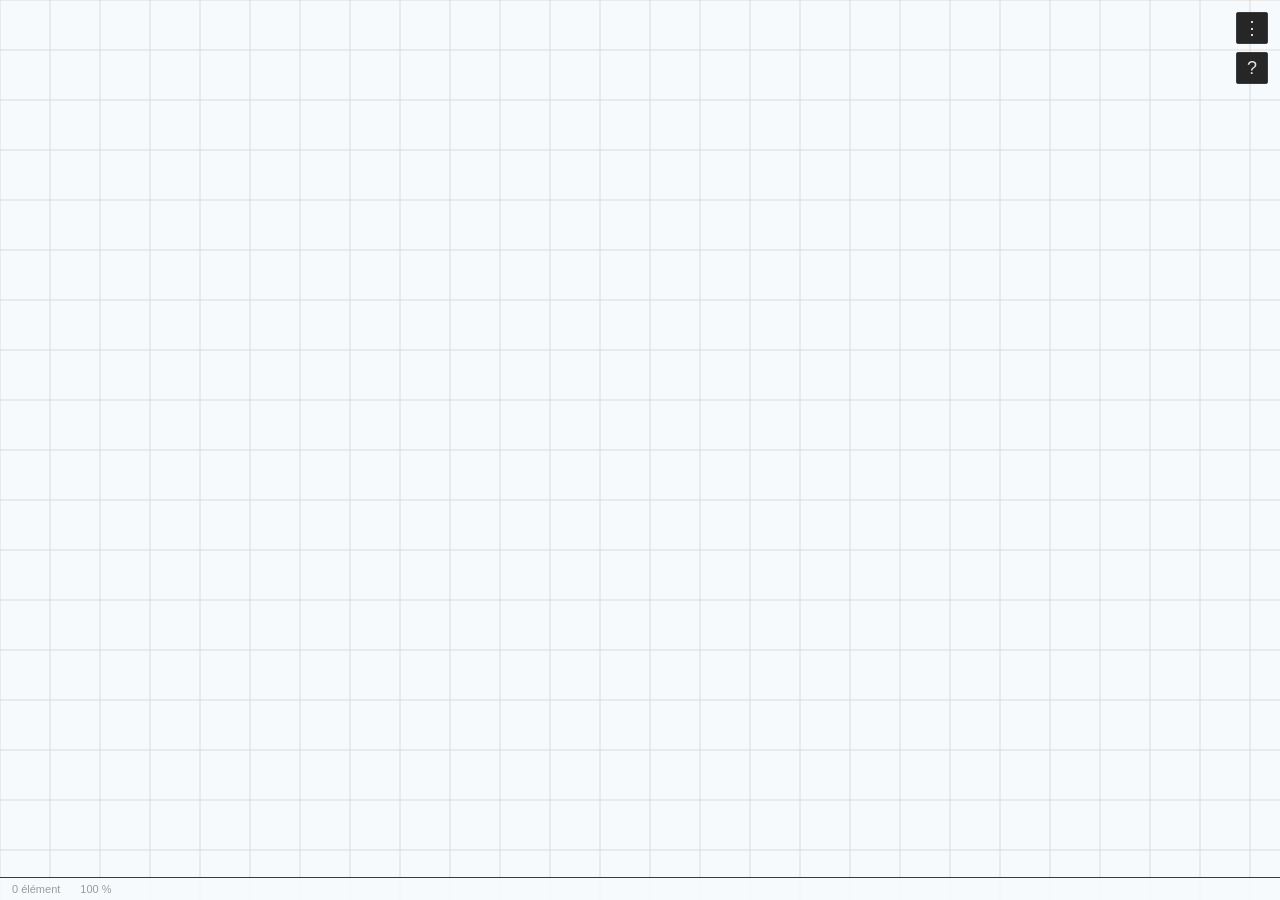
<file: frontend/index.html>
<!DOCTYPE html>
<html lang="fr">
<head>
    <meta charset="UTF-8">
    <meta name="viewport" content="width=device-width, initial-scale=1.0">
    <title>Reference Manager</title>
    <link rel="stylesheet" href="css/style.css">
    <script defer src="js/api.js"></script>
    <script defer src="js/text-layout.js"></script>
    <script defer src="js/canvas.js"></script>
    <script defer src="js/viewport.js"></script>
    <script defer src="js/state.js"></script>
    <script defer src="js/actions.js"></script>
    <script defer src="js/transform.js"></script>
    <script defer src="js/pointer.js"></script>
    <script defer src="js/pointer-commit.js"></script>
    <script defer src="js/view.js"></script>
    <script defer src="js/shortcuts.js"></script>
    <script defer src="js/text-edit.js"></script>
    <script defer src="js/context-menu.js"></script>
    <script defer src="js/status-bar.js"></script>
    <script defer src="js/help.js"></script>
    <script defer src="js/selection-toolbar.js"></script>
    <!-- main.js en dernier : il dessine la première frame, tout doit être défini avant -->
    <script defer src="js/main.js"></script>
</head>
<body>
    <input type="file" id="upload-input" hidden>
    <canvas id="canvas"></canvas>
    <textarea id="text-editor" class="text-editor hidden" spellcheck="false"></textarea>

    <ul id="context-menu" class="context-menu hidden">
        <li data-action="edit-text" data-scope="texte">Éditer le texte<span class="shortcut">double-clic</span></li>
        <li data-action="flip-horizontal" data-scope="image">Symétrie horizontale</li>
        <li data-action="flip-vertical" data-scope="image">Symétrie verticale</li>
        <li data-action="scale-up" data-scope="selection">Agrandir<span class="shortcut">Ctrl +</span></li>
        <li data-action="scale-down" data-scope="selection">Réduire<span class="shortcut">Ctrl −</span></li>
        <li data-action="delete" data-scope="selection">Supprimer<span class="shortcut">Suppr</span></li>
        <li data-action="upload" data-scope="canvas">Importer une image</li>
        <li data-action="text" data-scope="canvas">Ajouter un texte</li>
        <li data-action="select-all" data-scope="canvas">Tout sélectionner<span class="shortcut">Ctrl A</span></li>
    </ul>

    <div id="status-bar" class="status-bar">
        <span id="status-elements">0 élément</span>
        <span id="status-zoom">100 %</span>
        <span id="status-selection"></span>
    </div>

    <button id="help-button" class="icon-button" title="Aide et raccourcis (?)">?</button>
    <div id="help-panel" class="help-panel hidden"></div>
    <div id="selection-toolbar" class="selection-toolbar hidden"></div>

    <button id="settings-button" class="icon-button" title="Paramètres du canevas (N)">⋮</button>
    <div id="settings-panel" class="settings-panel hidden">
        <p class="settings-title">Canevas</p>
        <button class="settings-action" data-action="import">Importer une image</button>
        <button class="settings-action" data-action="new-canvas" disabled>Nouveau canevas<span class="badge">à venir</span></button>
        <button class="settings-action" data-action="switch-canvas" disabled>Changer de canevas<span class="badge">à venir</span></button>
        <button class="settings-action" data-action="rename-canvas" disabled>Renommer le canevas<span class="badge">à venir</span></button>
        <button class="settings-action" data-action="storage-folder" disabled>Dossier de stockage<span class="badge">à venir</span></button>
        <button class="settings-action" data-action="export" disabled>Exporter en image<span class="badge">à venir</span></button>

        <p class="settings-title">Affichage</p>
        <label class="settings-option">
            <input type="checkbox" id="dark-mode-toggle">
            Mode sombre
        </label>
        <label class="settings-option">
            <input type="checkbox" id="grid-toggle" checked>
            Grille
        </label>
        <label class="settings-option">
            <input type="checkbox" id="snap-toggle">
            Magnétisme
        </label>
        <button class="settings-action" data-action="zoom-fit">Ajuster à la vue<span class="shortcut">Maj 1</span></button>
        <button class="settings-action" data-action="zoom-reset">Zoom 100 %<span class="shortcut">Maj 0</span></button>
        <button class="settings-action" data-action="minimap" disabled>Minimap<span class="badge">à venir</span></button>

        <p class="settings-title">Performance</p>
        <button class="settings-action" data-action="viewport-loading" disabled>Chargement par viewport<span class="badge">à venir</span></button>
        <button class="settings-action" data-action="thumbnails" disabled>Miniatures (LOD)<span class="badge">à venir</span></button>
    </div>
</body>
</html>
</file>
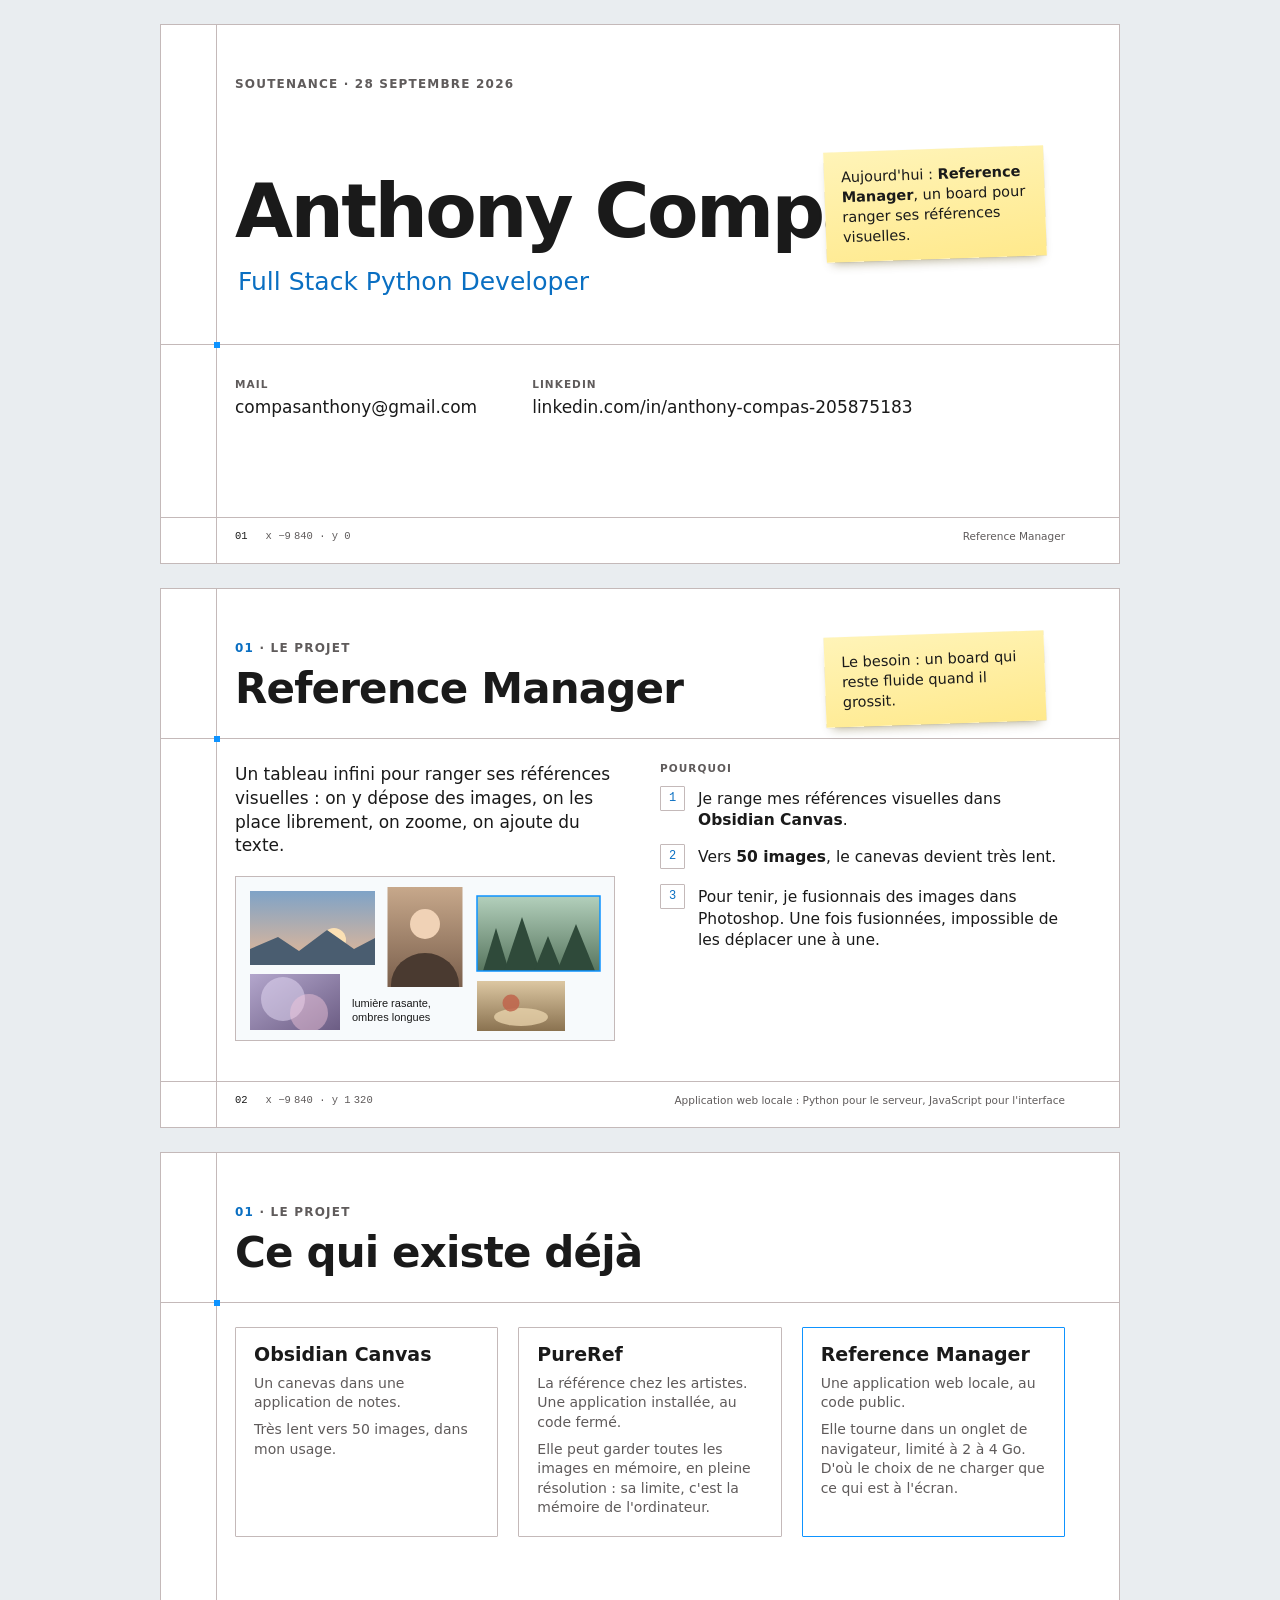
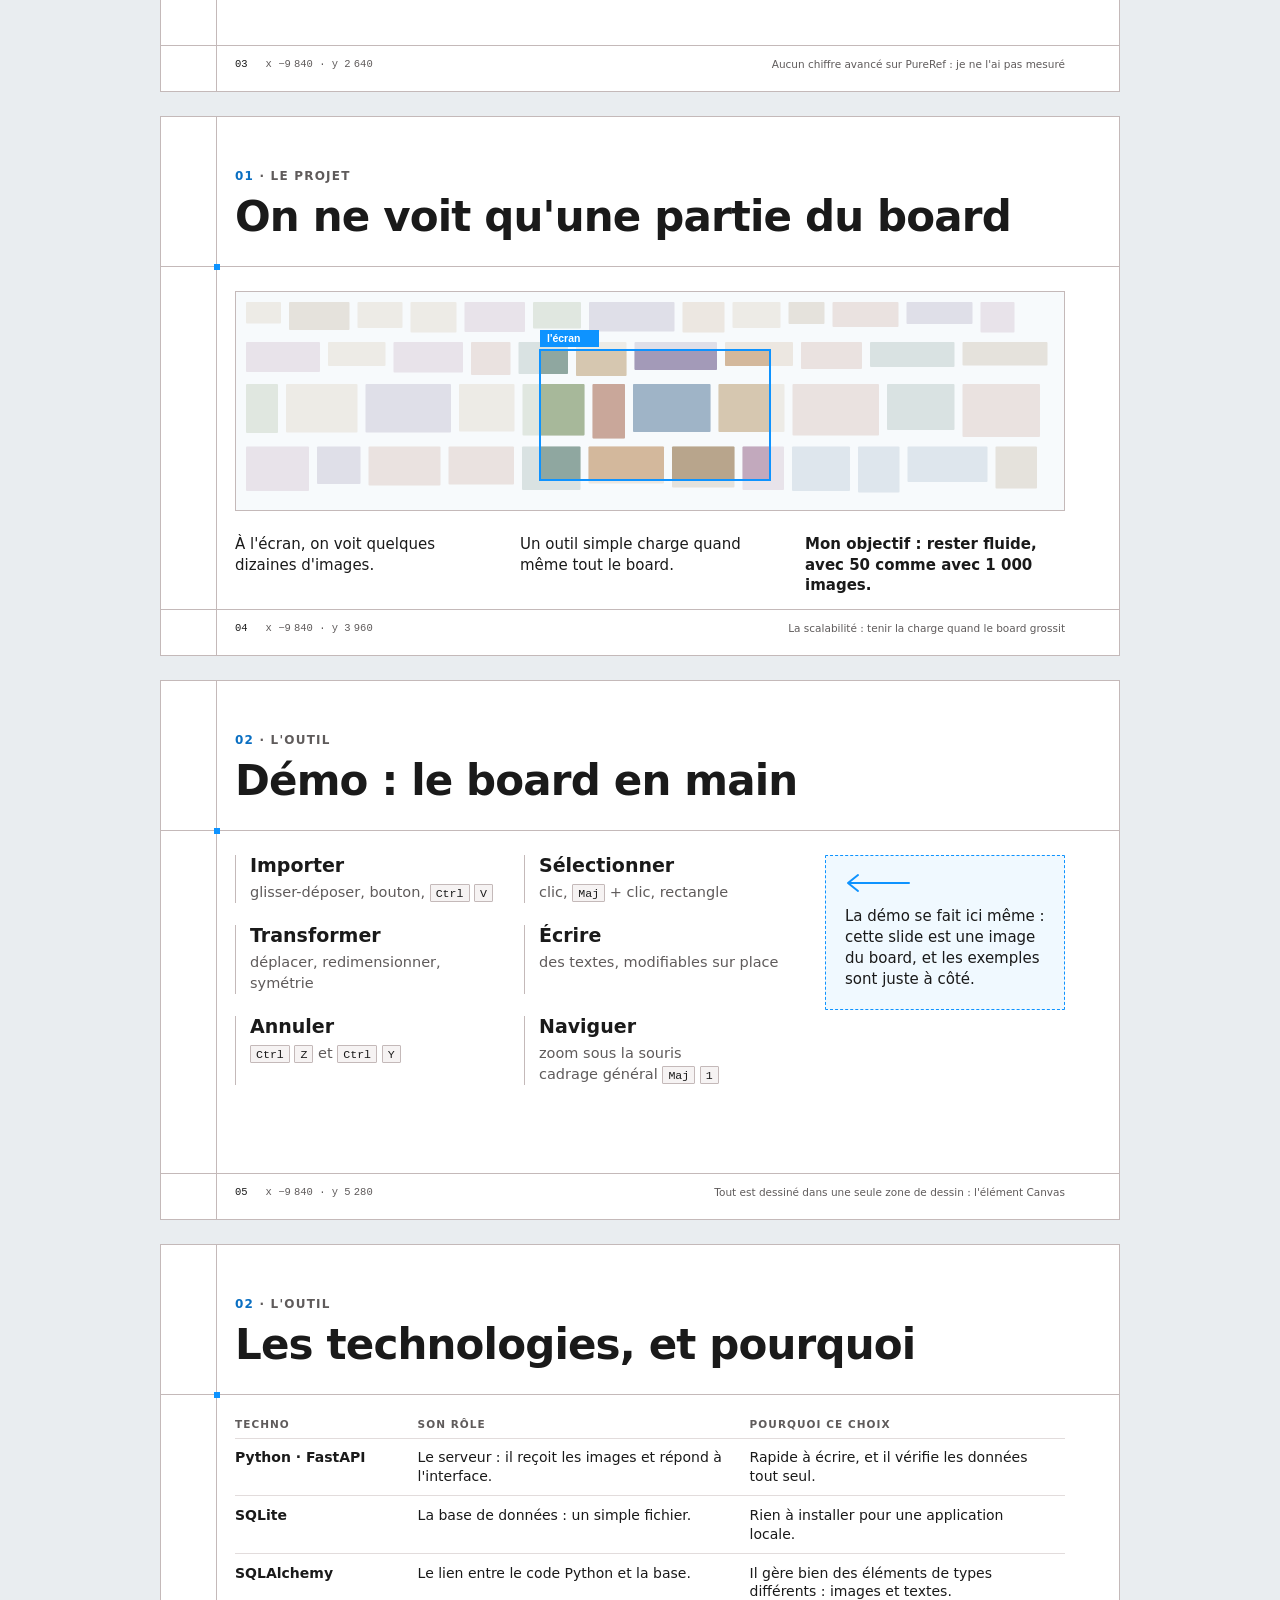
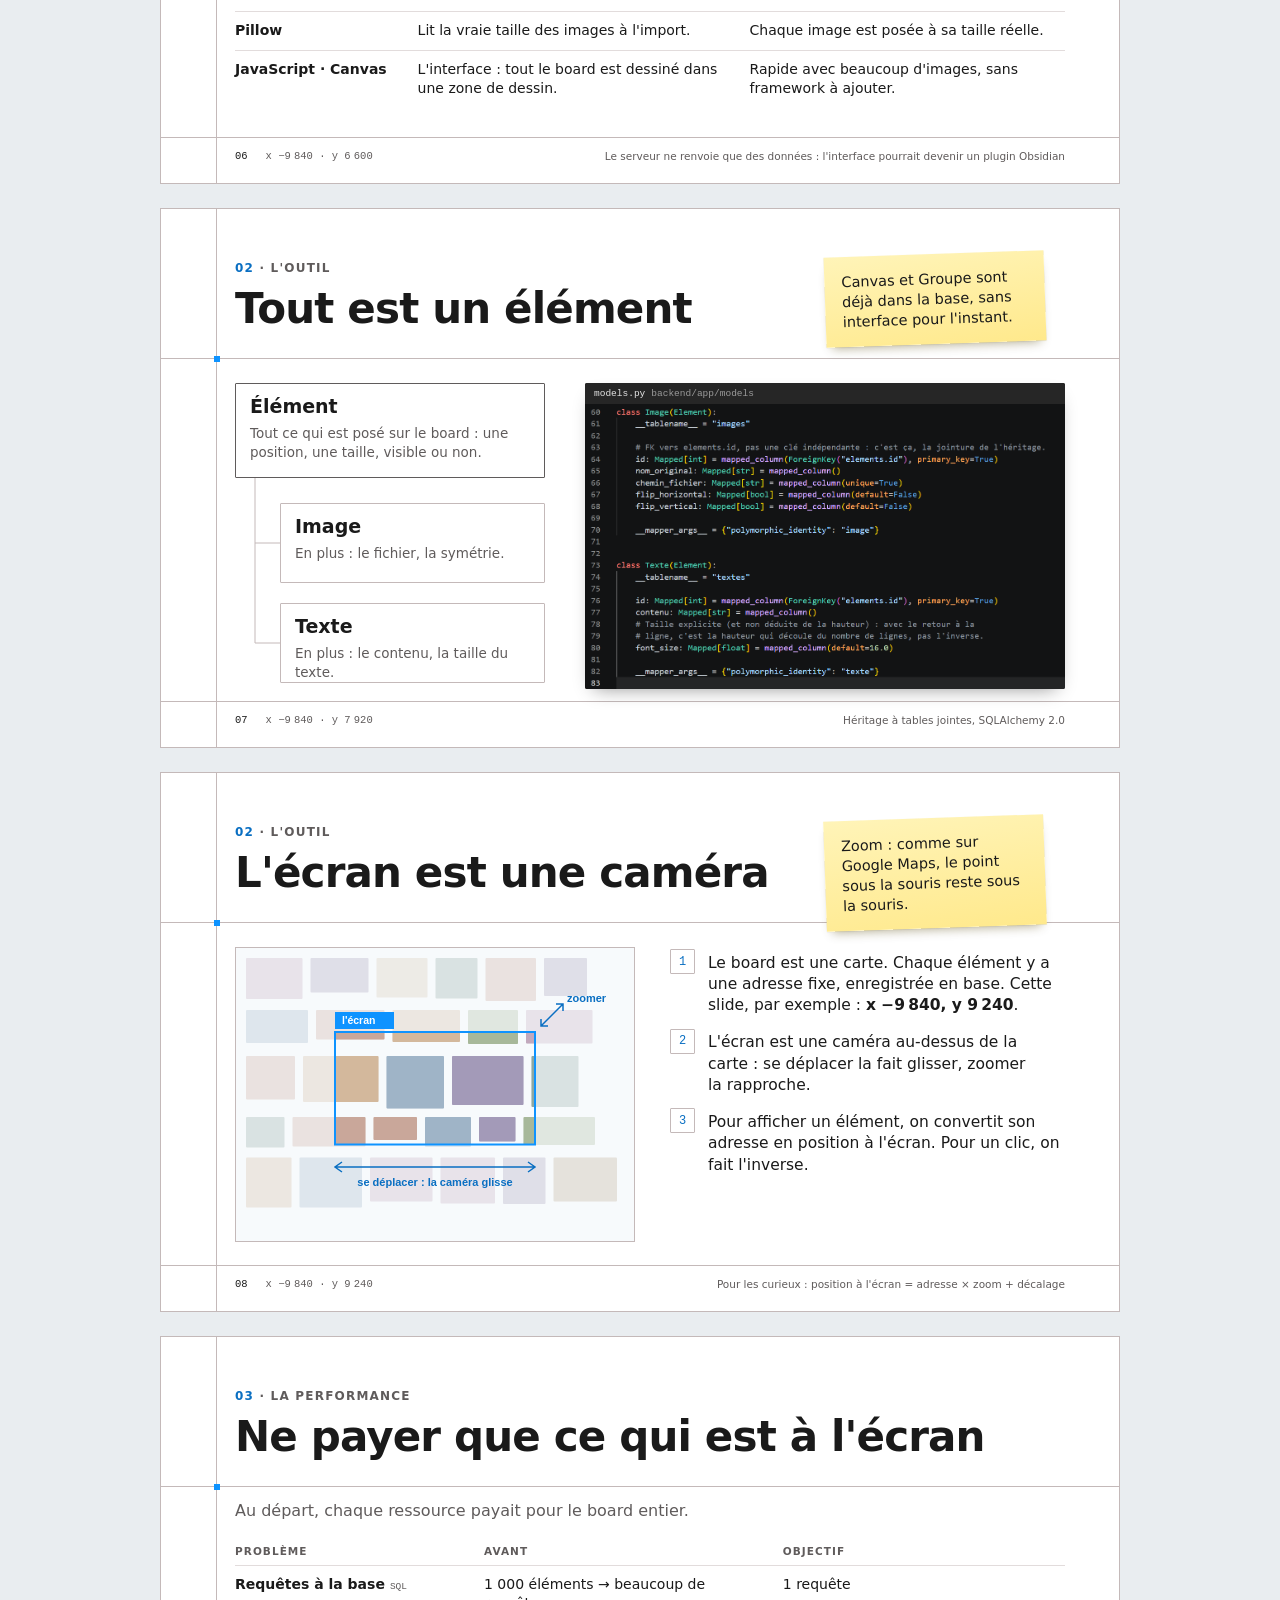
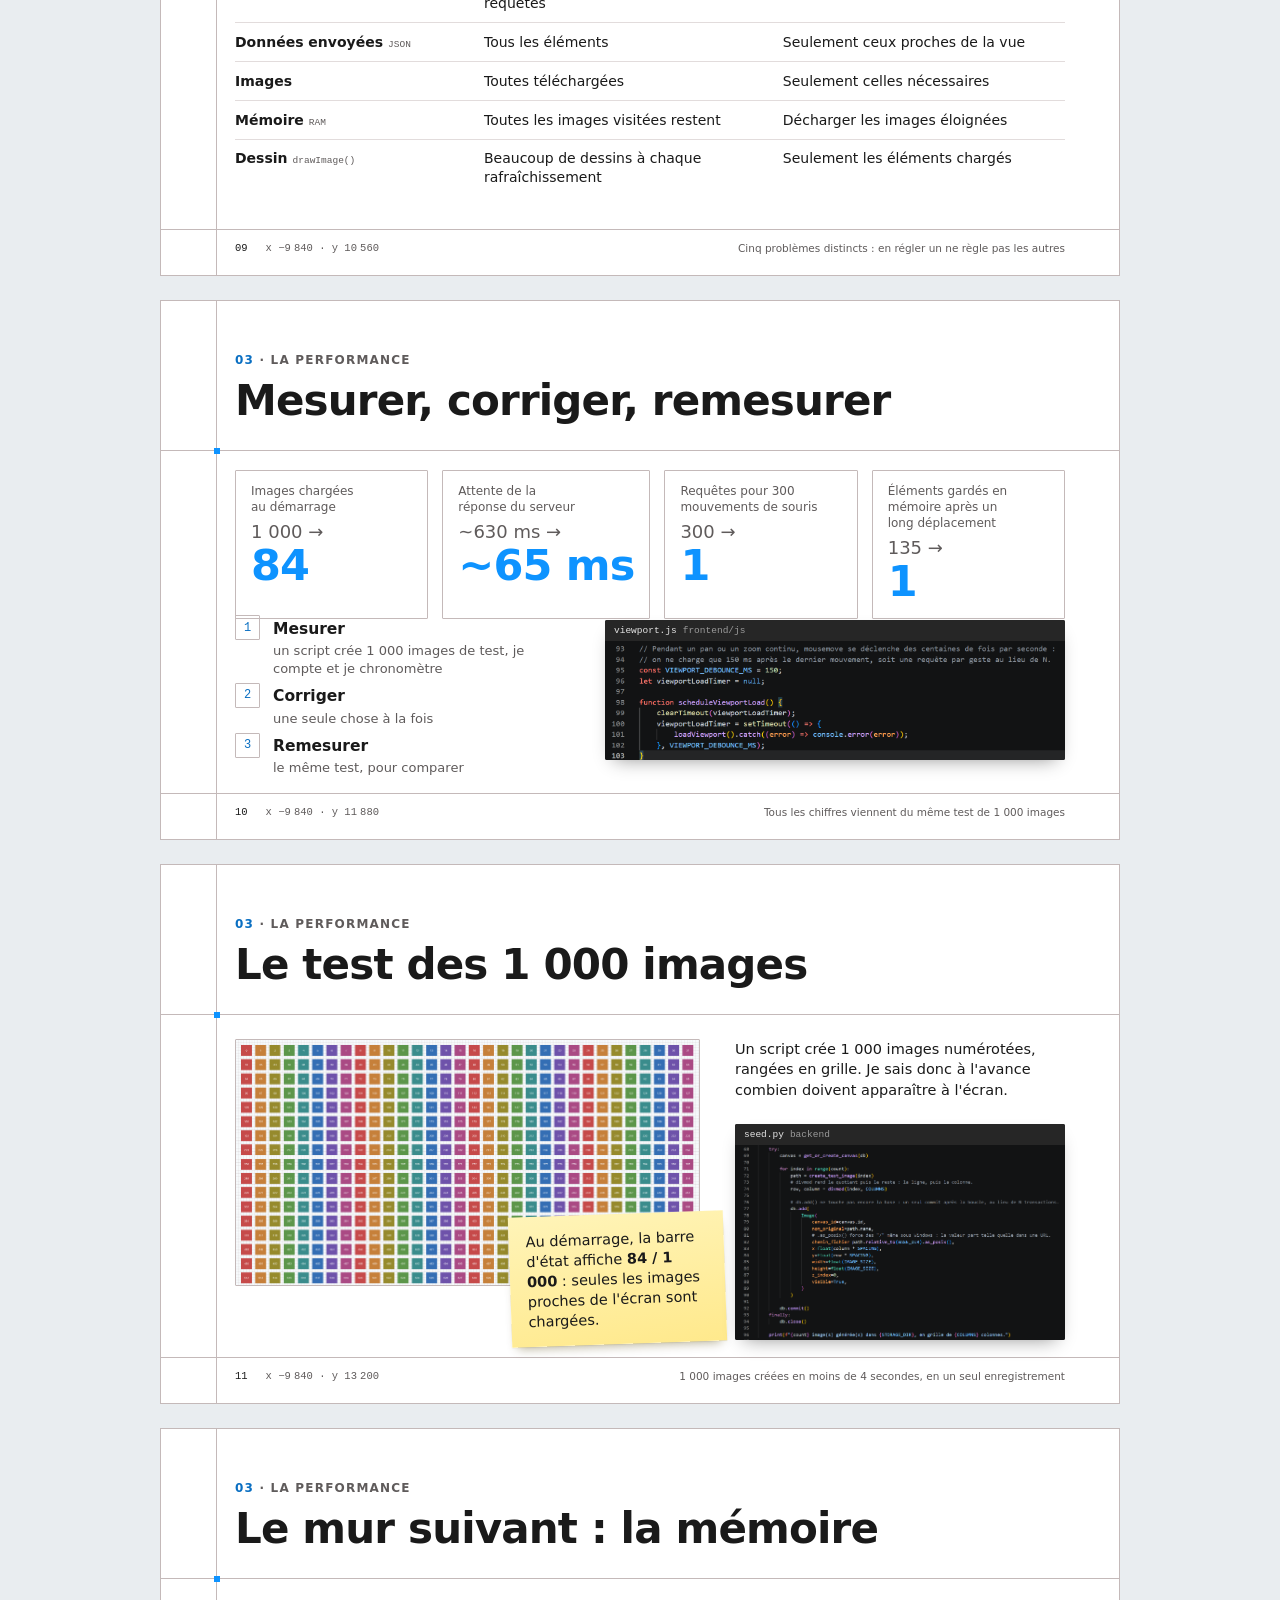
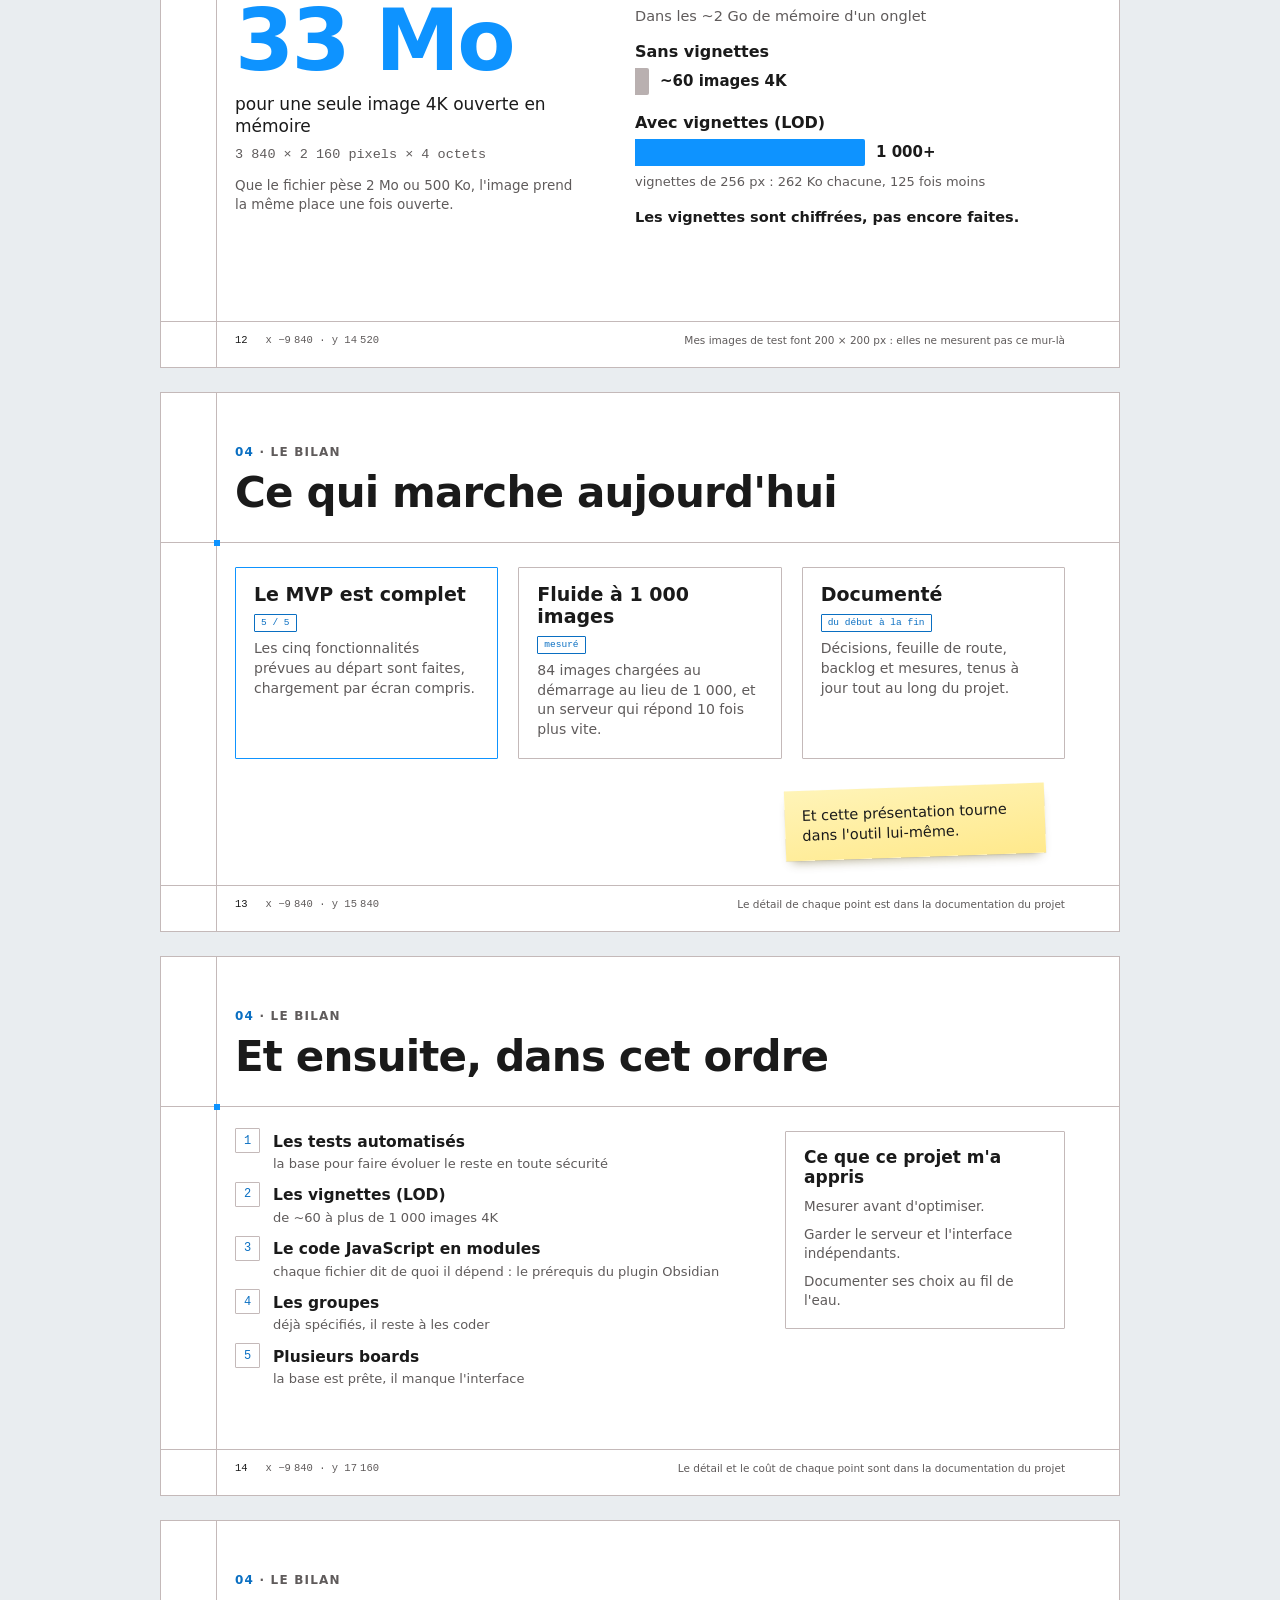
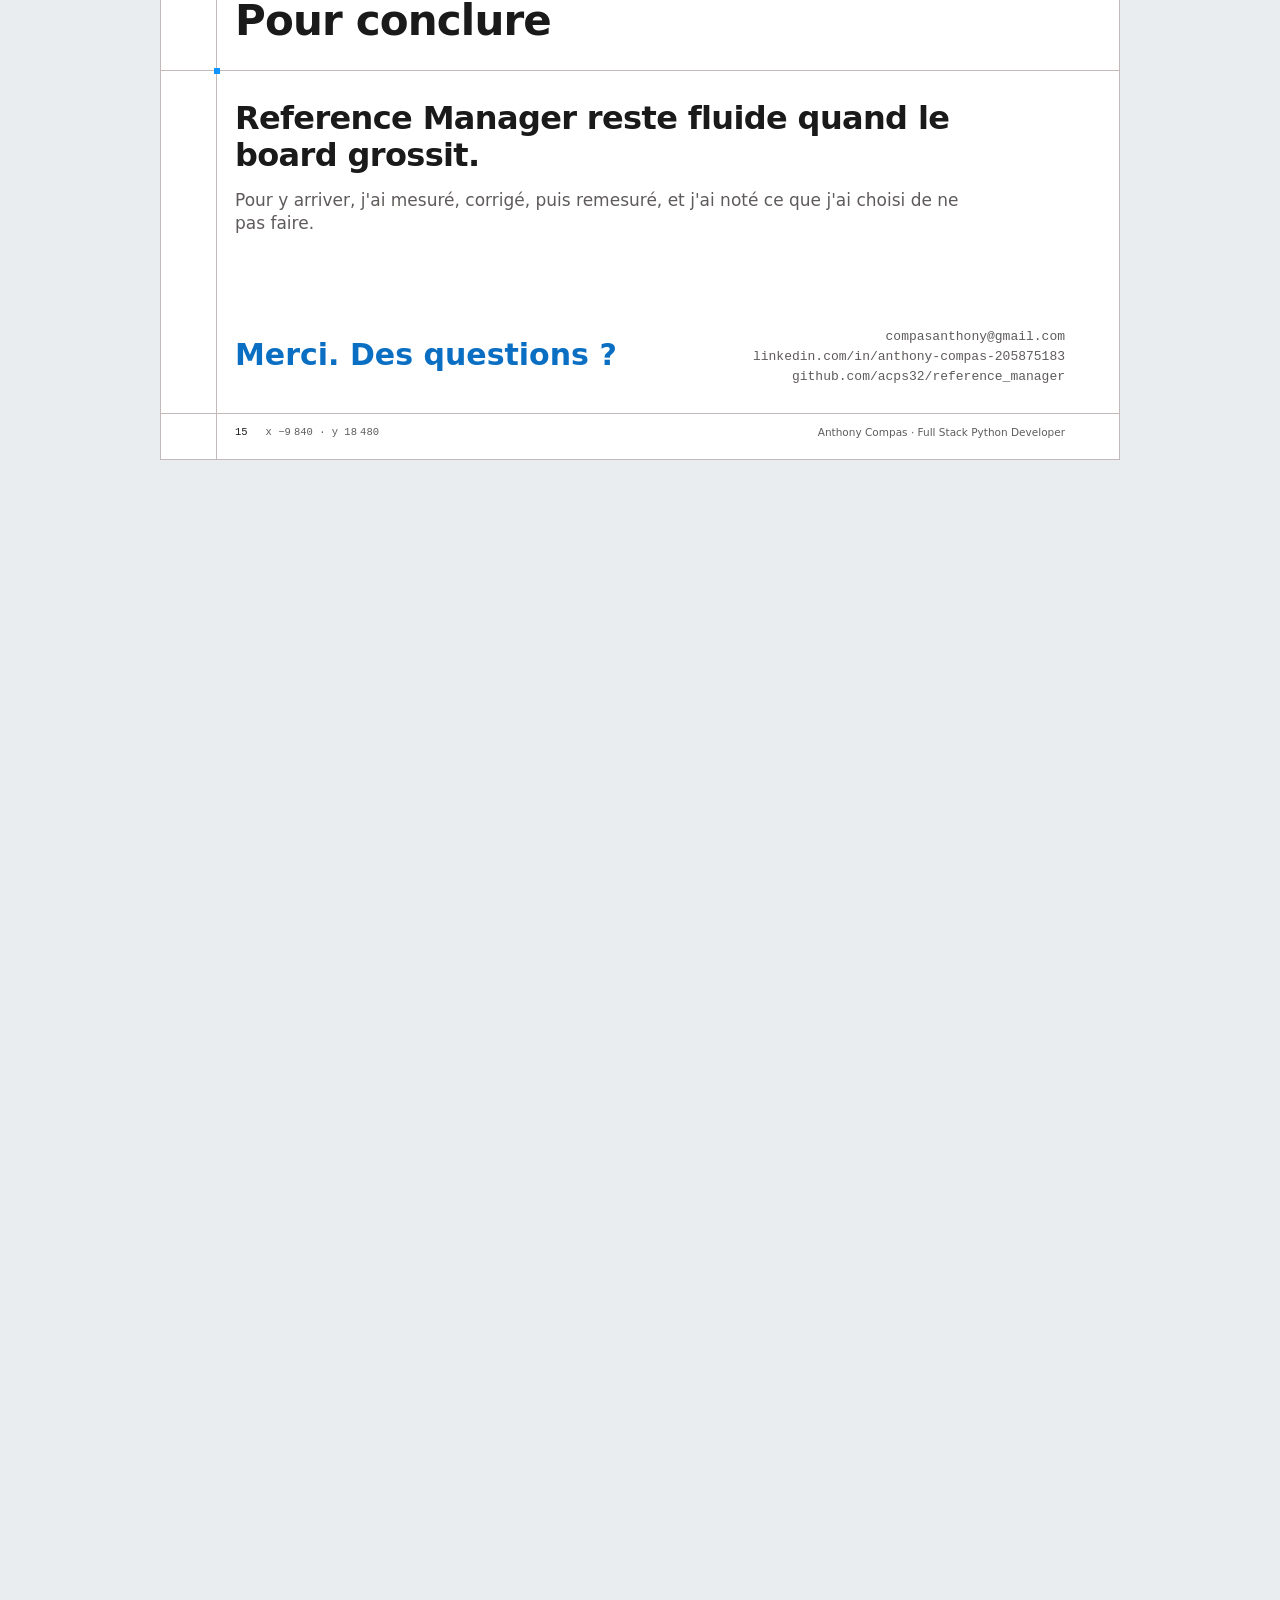
<file: docs/slides/slides.html>
<!DOCTYPE html>
<html lang="fr">
<head>
<meta charset="UTF-8">
<title>Reference Manager — soutenance</title>
<!--
    Slides de la soutenance du 28 septembre 2026, présentées dans l'outil lui-même.
    Sans ancre : aperçu de toutes les slides. Avec #N : la slide N seule, en 1920 × 1080.
-->
<style>
:root {
    /* Tokens du thème clair de frontend/css/style.css : les slides sont faites dans la matière de l'outil. */
    --paper: #ffffff;
    --board: #f7fafc;
    --line: #c4b9b9;
    --line-soft: #e2dcdc;
    --ink: #1a1a1a;
    --ink-dim: #5f5b5b;
    --accent: #0e93ff;
    --accent-ink: #0a6fc2;
    --panel: #262626;
    --panel-text: #e3e3e3;
    --display: "Segoe UI Variable Display", "Segoe UI Variable", "Segoe UI", system-ui, sans-serif;
    --body: "Segoe UI Variable Text", "Segoe UI Variable", "Segoe UI", system-ui, sans-serif;
    --mono: "Cascadia Code", "Cascadia Mono", Consolas, monospace;
}

* { box-sizing: border-box; margin: 0; padding: 0; }
body { background: #e9edf0; color: var(--ink); font-family: var(--body); -webkit-font-smoothing: antialiased; }
body.preview { zoom: 0.5; display: flex; flex-direction: column; align-items: center; gap: 48px; padding: 48px; }
body.single { overflow: hidden; }
ul, ol { list-style: none; }
b, strong { font-weight: 600; }
.nw { white-space: nowrap; }

/* ===== Gabarit commun ===== */

.slide { position: relative; width: 1920px; height: 1080px; overflow: hidden; background: var(--paper); box-shadow: inset 0 0 0 2px var(--line); }
.block { position: absolute; }

/* Trois lignes de construction à des endroits fixes : marge de gauche, sous le titre, au-dessus du pied de page. */
.line { position: absolute; background: var(--line); }
.line.v { left: 112px; top: 0; bottom: 0; width: 2px; }
.line.h { left: 0; right: 0; height: 2px; }
.line.top { top: 300px; }
.line.bottom { top: 986px; }
.cross { position: absolute; left: 113px; top: 301px; width: 12px; height: 12px; margin: -5px 0 0 -5px; background: var(--accent); }

.kicker { position: absolute; left: 150px; top: 108px; font: 600 24px/1 var(--body); letter-spacing: 0.1em; text-transform: uppercase; color: var(--ink-dim); }
.kicker .num { color: var(--accent-ink); }
/* Titre sur une seule ligne : il doit tenir au-dessus de la ligne du haut, et à gauche du post-it quand il y en a un. */
h1 { position: absolute; left: 150px; top: 158px; white-space: nowrap; font: 600 84px/1.05 var(--display); letter-spacing: -0.02em; }

.footer { position: absolute; left: 150px; right: 110px; top: 1014px; display: flex; gap: 36px; font: 400 21px/1 var(--mono); color: var(--ink-dim); }
.footer .page { color: var(--ink); }
.footer .end { margin-left: auto; font-family: var(--body); }

.postit {
    position: absolute;
    padding: 30px 34px;
    background: linear-gradient(172deg, #fff4b8, #ffe98c);
    box-shadow: 0 1px 2px rgba(60, 50, 0, 0.12), 0 14px 22px -12px rgba(80, 64, 0, 0.45);
    font: 400 29px/1.38 var(--body);
    transform: rotate(-2deg);
}
.postit.corner { left: 1330px; top: 92px; width: 440px; }

.label { display: block; font: 600 21px/1 var(--body); letter-spacing: 0.1em; text-transform: uppercase; color: var(--ink-dim); }
.step { display: inline-grid; place-items: center; width: 50px; height: 50px; border: 2px solid var(--line); border-radius: 2px; font: 500 24px/1 var(--mono); color: var(--accent-ink); transform: translateY(-6px); }
.numbered { display: flex; flex-direction: column; gap: 30px; }
.numbered li { display: grid; grid-template-columns: 50px 1fr; gap: 26px; align-items: baseline; font-size: 31px; line-height: 1.38; text-wrap: pretty; }
.numbered .what { display: block; margin-top: 4px; font-size: 26px; color: var(--ink-dim); }

.card { padding: 32px 36px 36px; border: 2px solid var(--line); border-radius: 2px; background: var(--paper); }
.card h3 { font: 600 38px/1.15 var(--display); }
.card .sub { margin-top: 16px; font-size: 28px; line-height: 1.4; }
.card p { margin-top: 14px; font-size: 28px; line-height: 1.4; color: var(--ink-dim); }
.card.accent { border-color: var(--accent); }
.cards3 { display: grid; grid-template-columns: repeat(3, 1fr); gap: 40px; }
.tag { display: inline-block; margin-top: 16px; padding: 7px 12px; border: 1.5px solid currentColor; border-radius: 2px; font: 500 19px/1 var(--mono); color: var(--accent-ink); }

.editor { border-radius: 4px; overflow: hidden; background: #1f1f1f; box-shadow: 0 16px 36px -18px rgba(0, 0, 0, 0.45); }
.editor .tab { display: flex; align-items: center; gap: 12px; height: 42px; padding: 0 18px; background: var(--panel); font: 400 19px/1 var(--mono); color: var(--panel-text); }
.editor .tab span { color: #9a9a9a; }
.editor img { display: block; width: 100%; }

.table { width: 100%; border-collapse: collapse; }
.table th { padding: 0 24px 16px 0; text-align: left; font: 600 21px/1 var(--body); letter-spacing: 0.1em; text-transform: uppercase; color: var(--ink-dim); }
.table td { padding: 19px 28px 19px 0; border-top: 1.5px solid var(--line-soft); font-size: 28px; line-height: 1.35; vertical-align: top; }
.table td:first-child { font-weight: 600; }
.table small { margin-left: 10px; font: 400 19px/1 var(--mono); color: var(--ink-dim); }

kbd { display: inline-block; padding: 1px 10px; border: 1.5px solid var(--line); border-radius: 2px; background: #f6f3f3; font: 500 0.8em/1.3 var(--mono); color: var(--ink); }

/* ===== Slides particulières ===== */

.s-infos .line.top { top: 640px; }
.s-infos .cross { top: 641px; }
.name { position: absolute; left: 150px; top: 300px; font: 600 150px/1 var(--display); letter-spacing: -0.035em; }
.role { position: absolute; left: 156px; top: 490px; font: 400 50px/1 var(--display); color: var(--accent-ink); }
.contacts { position: absolute; left: 150px; top: 710px; display: flex; gap: 110px; font-size: 34px; }
.contacts .label { margin-bottom: 14px; }

.pitch { font-size: 34px; line-height: 1.4; }
.mini-board { margin-top: 36px; display: block; }

.statements { display: grid; grid-template-columns: repeat(3, 1fr); gap: 50px; font-size: 30px; line-height: 1.38; }
.statements p:last-child { font-weight: 600; }

.checklist { display: grid; grid-template-columns: 1fr 1fr; gap: 44px 56px; }
.checklist li { padding-left: 28px; border-left: 2px solid var(--line); }
.checklist b { display: block; font: 600 38px/1.1 var(--display); }
.checklist .detail { display: block; margin-top: 12px; font-size: 29px; line-height: 1.45; color: var(--ink-dim); }
.keys { white-space: nowrap; }
.here { display: flex; flex-direction: column; gap: 26px; padding: 34px 38px 38px; border: 2px dashed var(--accent); border-radius: 2px; background: rgba(14, 147, 255, 0.06); font-size: 30px; line-height: 1.4; }

.tiles { display: grid; grid-template-columns: repeat(4, 1fr); gap: 28px; }
.tile { padding: 26px 30px 30px; border: 2px solid var(--line); border-radius: 2px; }
.tile-label { min-height: 64px; font-size: 24px; line-height: 1.33; color: var(--ink-dim); text-wrap: balance; }
.tile-before { margin-top: 14px; font: 400 36px/1 var(--display); color: var(--ink-dim); white-space: nowrap; }
.tile-after { margin-top: 6px; font: 600 86px/1 var(--display); letter-spacing: -0.02em; color: var(--accent); white-space: nowrap; }

.shot { display: block; border: 2px solid var(--line); border-radius: 2px; }

.hero { font: 600 170px/0.9 var(--display); letter-spacing: -0.03em; color: var(--accent); white-space: nowrap; }
.hero-sub { margin-top: 26px; font-size: 34px; line-height: 1.35; }
.hero-calc { margin-top: 16px; font: 400 27px/1.3 var(--mono); color: var(--ink-dim); }
.hero-note { margin-top: 24px; font-size: 27px; line-height: 1.4; color: var(--ink-dim); }
.bars { display: flex; flex-direction: column; gap: 40px; }
.bar-label { font: 600 32px/1 var(--display); }
.bar-line { margin-top: 16px; display: flex; align-items: center; gap: 22px; }
.bar { height: 54px; border-radius: 0 4px 4px 0; }
.bar-value { font: 600 30px/1 var(--display); white-space: nowrap; }
.bar-note { margin-top: 16px; font-size: 26px; color: var(--ink-dim); }

.quote { font-size: 32px; line-height: 1.35; }

.statement { font: 600 64px/1.15 var(--display); letter-spacing: -0.02em; }
.thanks { font: 600 60px/1 var(--display); color: var(--accent-ink); }
.contact-lines { display: flex; flex-direction: column; gap: 14px; font: 400 26px/1 var(--mono); color: var(--ink-dim); text-align: right; }
</style>
</head>
<body>

<!-- ============ 1 · PAGE D'INFOS ============ -->

<section class="slide s-infos">
    <i class="line v"></i><i class="line h top"></i><i class="line h bottom"></i><i class="cross"></i>
    <p class="kicker">Soutenance · 28 septembre 2026</p>
    <p class="name">Anthony Compas</p>
    <p class="role">Full Stack Python Developer</p>
    <div class="contacts">
        <p><span class="label">Mail</span>compasanthony@gmail.com</p>
        <p><span class="label">LinkedIn</span>linkedin.com/in/anthony-compas-205875183</p>
    </div>
    <p class="postit" style="left:1330px;top:250px;width:440px">Aujourd'hui&nbsp;: <b>Reference Manager</b>, un board pour ranger ses références visuelles.</p>
    <div class="footer"><span class="page"></span><span class="where"></span><span class="end">Reference Manager</span></div>
</section>

<!-- ============ 01 · LE PROJET ============ -->

<section class="slide">
    <i class="line v"></i><i class="line h top"></i><i class="line h bottom"></i><i class="cross"></i>
    <p class="kicker"><span class="num">01</span> · Le projet</p>
    <h1>Reference Manager</h1>
    <p class="postit corner">Le besoin&nbsp;: un board qui reste fluide quand il grossit.</p>
    <div class="block" style="left:150px;top:350px;width:760px">
        <p class="pitch">Un tableau infini pour ranger ses références visuelles&nbsp;: on y dépose des images, on les place librement, on zoome, on ajoute du texte.</p>
        <svg class="mini-board" width="760" height="330" viewBox="0 0 760 330" aria-hidden="true">
            <defs>
                <linearGradient id="g-sky" x1="0" y1="0" x2="0" y2="1"><stop offset="0" stop-color="#7fa3c7"/><stop offset="1" stop-color="#e8b894"/></linearGradient>
                <linearGradient id="g-portrait" x1="0" y1="0" x2="0" y2="1"><stop offset="0" stop-color="#c7a88b"/><stop offset="1" stop-color="#7a5f4c"/></linearGradient>
                <linearGradient id="g-forest" x1="0" y1="0" x2="0" y2="1"><stop offset="0" stop-color="#b3d0bc"/><stop offset="1" stop-color="#58765f"/></linearGradient>
                <linearGradient id="g-violet" x1="0" y1="0" x2="1" y2="1"><stop offset="0" stop-color="#b3a6cc"/><stop offset="1" stop-color="#6c5d84"/></linearGradient>
                <linearGradient id="g-still" x1="0" y1="0" x2="0" y2="1"><stop offset="0" stop-color="#dcc7a2"/><stop offset="1" stop-color="#8a7250"/></linearGradient>
                <clipPath id="c-portrait"><rect x="305" y="22" width="150" height="200"/></clipPath>
                <clipPath id="c-forest"><rect x="484" y="40" width="246" height="150"/></clipPath>
                <clipPath id="c-violet"><rect x="30" y="196" width="180" height="112"/></clipPath>
            </defs>
            <rect x="1" y="1" width="758" height="328" fill="#f7fafc" stroke="#c4b9b9" stroke-width="2"/>
            <rect x="30" y="30" width="250" height="148" fill="url(#g-sky)"/>
            <circle cx="198" cy="128" r="24" fill="#fbe0b4"/>
            <polygon points="30,178 30,146 86,122 128,150 184,108 238,146 280,124 280,178" fill="#4a5d70"/>
            <rect x="305" y="22" width="150" height="200" fill="url(#g-portrait)"/>
            <g clip-path="url(#c-portrait)"><circle cx="380" cy="96" r="30" fill="#f0d2b6"/><ellipse cx="380" cy="218" rx="68" ry="64" fill="#4a3a30"/></g>
            <rect x="484" y="40" width="246" height="150" fill="url(#g-forest)"/>
            <g clip-path="url(#c-forest)" fill="#2f4a3a">
                <polygon points="496,190 522,104 548,190"/><polygon points="538,190 574,82 610,190"/>
                <polygon points="598,190 626,120 654,190"/><polygon points="644,190 682,96 720,190"/>
            </g>
            <rect x="484" y="40" width="246" height="150" fill="none" stroke="#0e93ff" stroke-width="3"/>
            <rect x="30" y="196" width="180" height="112" fill="url(#g-violet)"/>
            <g clip-path="url(#c-violet)"><circle cx="96" cy="246" r="44" fill="#e0d6f0" opacity="0.55"/><circle cx="148" cy="274" r="38" fill="#f3c7dc" opacity="0.45"/></g>
            <text x="234" y="262" fill="#1a1a1a" font-family="Segoe UI Variable Text, Segoe UI, sans-serif" font-size="22">lumière rasante,</text>
            <text x="234" y="290" fill="#1a1a1a" font-family="Segoe UI Variable Text, Segoe UI, sans-serif" font-size="22">ombres longues</text>
            <rect x="484" y="210" width="176" height="100" fill="url(#g-still)"/>
            <ellipse cx="572" cy="282" rx="54" ry="18" fill="#f1dcb4" opacity="0.7"/>
            <circle cx="552" cy="254" r="17" fill="#c0644b" opacity="0.85"/>
        </svg>
    </div>
    <div class="block" style="left:1000px;top:350px;width:810px">
        <span class="label">Pourquoi</span>
        <ol class="numbered" style="margin-top:30px">
            <li><span class="step">1</span><p>Je range mes références visuelles dans <b>Obsidian Canvas</b>.</p></li>
            <li><span class="step">2</span><p>Vers <b>50 images</b>, le canevas devient très lent.</p></li>
            <li><span class="step">3</span><p>Pour tenir, je fusionnais des images dans Photoshop. Une fois fusionnées, impossible de les déplacer une à une.</p></li>
        </ol>
    </div>
    <div class="footer"><span class="page"></span><span class="where"></span><span class="end">Application web locale&nbsp;: Python pour le serveur, JavaScript pour l'interface</span></div>
</section>

<section class="slide">
    <i class="line v"></i><i class="line h top"></i><i class="line h bottom"></i><i class="cross"></i>
    <p class="kicker"><span class="num">01</span> · Le projet</p>
    <h1>Ce qui existe déjà</h1>
    <div class="block cards3" style="left:150px;top:350px;width:1660px">
        <article class="card">
            <h3>Obsidian Canvas</h3>
            <p class="sub">Un canevas dans une application de notes.</p>
            <p>Très lent vers 50 images, dans mon usage.</p>
        </article>
        <article class="card">
            <h3>PureRef</h3>
            <p class="sub">La référence chez les artistes. Une application installée, au code fermé.</p>
            <p>Elle peut garder toutes les images en mémoire, en pleine résolution&nbsp;: sa limite, c'est la mémoire de l'ordinateur.</p>
        </article>
        <article class="card accent">
            <h3>Reference Manager</h3>
            <p class="sub">Une application web locale, au code public.</p>
            <p>Elle tourne dans un onglet de navigateur, limité à <span class="nw">2 à 4 Go</span>. D'où le choix de ne charger que ce qui est à l'écran.</p>
        </article>
    </div>
    <div class="footer"><span class="page"></span><span class="where"></span><span class="end">Aucun chiffre avancé sur PureRef&nbsp;: je ne l'ai pas mesuré</span></div>
</section>

<section class="slide">
    <i class="line v"></i><i class="line h top"></i><i class="line h bottom"></i><i class="cross"></i>
    <p class="kicker"><span class="num">01</span> · Le projet</p>
    <h1>On ne voit qu'une partie du board</h1>
    <svg class="block window-figure" style="left:150px;top:350px" width="1660" height="440" viewBox="0 0 1660 440" aria-hidden="true"></svg>
    <div class="block statements" style="left:150px;top:836px;width:1660px">
        <p>À l'écran, on voit quelques dizaines d'images.</p>
        <p>Un outil simple charge quand même tout le board.</p>
        <p>Mon objectif&nbsp;: rester fluide, avec 50 comme avec <span class="nw">1 000</span> images.</p>
    </div>
    <div class="footer"><span class="page"></span><span class="where"></span><span class="end">La scalabilité&nbsp;: tenir la charge quand le board grossit</span></div>
</section>

<!-- ============ 02 · L'OUTIL ============ -->

<section class="slide">
    <i class="line v"></i><i class="line h top"></i><i class="line h bottom"></i><i class="cross"></i>
    <p class="kicker"><span class="num">02</span> · L'outil</p>
    <h1>Démo&nbsp;: le board en main</h1>
    <ul class="block checklist" style="left:150px;top:350px;width:1100px">
        <li><b>Importer</b><span class="detail">glisser-déposer, bouton, <span class="keys"><kbd>Ctrl</kbd> <kbd>V</kbd></span></span></li>
        <li><b>Sélectionner</b><span class="detail">clic, <span class="keys"><kbd>Maj</kbd> + clic</span>, rectangle</span></li>
        <li><b>Transformer</b><span class="detail">déplacer, redimensionner, symétrie</span></li>
        <li><b>Écrire</b><span class="detail">des textes, modifiables sur place</span></li>
        <li><b>Annuler</b><span class="detail"><span class="keys"><kbd>Ctrl</kbd> <kbd>Z</kbd></span> et <span class="keys"><kbd>Ctrl</kbd> <kbd>Y</kbd></span></span></li>
        <li><b>Naviguer</b><span class="detail">zoom sous la souris<br>cadrage général <span class="keys"><kbd>Maj</kbd> <kbd>1</kbd></span></span></li>
    </ul>
    <aside class="block here" style="left:1330px;top:350px;width:480px">
        <svg width="132" height="40" viewBox="0 0 132 40" aria-hidden="true"><path d="M128 20H8M26 4L6 20L26 36" fill="none" stroke="#0e93ff" stroke-width="4" stroke-linecap="round" stroke-linejoin="round"/></svg>
        <p>La démo se fait ici même&nbsp;: cette slide est une image du board, et les exemples sont juste à côté.</p>
    </aside>
    <div class="footer"><span class="page"></span><span class="where"></span><span class="end">Tout est dessiné dans une seule zone de dessin&nbsp;: l'élément Canvas</span></div>
</section>

<section class="slide">
    <i class="line v"></i><i class="line h top"></i><i class="line h bottom"></i><i class="cross"></i>
    <p class="kicker"><span class="num">02</span> · L'outil</p>
    <h1>Les technologies, et pourquoi</h1>
    <table class="block table" style="left:150px;top:350px;width:1660px">
        <thead><tr><th style="width:22%">Techno</th><th style="width:40%">Son rôle</th><th>Pourquoi ce choix</th></tr></thead>
        <tbody>
            <tr><td>Python · FastAPI</td><td>Le serveur&nbsp;: il reçoit les images et répond à l'interface.</td><td>Rapide à écrire, et il vérifie les données tout seul.</td></tr>
            <tr><td>SQLite</td><td>La base de données&nbsp;: un simple fichier.</td><td>Rien à installer pour une application locale.</td></tr>
            <tr><td>SQLAlchemy</td><td>Le lien entre le code Python et la base.</td><td>Il gère bien des éléments de types différents&nbsp;: images et textes.</td></tr>
            <tr><td>Pillow</td><td>Lit la vraie taille des images à l'import.</td><td>Chaque image est posée à sa taille réelle.</td></tr>
            <tr><td>JavaScript · Canvas</td><td>L'interface&nbsp;: tout le board est dessiné dans une zone de dessin.</td><td>Rapide avec beaucoup d'images, sans framework à ajouter.</td></tr>
        </tbody>
    </table>
    <div class="footer"><span class="page"></span><span class="where"></span><span class="end">Le serveur ne renvoie que des données&nbsp;: l'interface pourrait devenir un plugin Obsidian</span></div>
</section>

<section class="slide">
    <i class="line v"></i><i class="line h top"></i><i class="line h bottom"></i><i class="cross"></i>
    <p class="kicker"><span class="num">02</span> · L'outil</p>
    <h1>Tout est un élément</h1>
    <div class="block" style="left:150px;top:350px;width:620px;height:600px">
        <svg style="position:absolute;inset:0" width="620" height="600" viewBox="0 0 620 600" aria-hidden="true">
            <path d="M40 190V520M40 320H90M40 520H90" fill="none" stroke="#c4b9b9" stroke-width="2"/>
        </svg>
        <div class="card block" style="left:0;top:0;width:620px;height:190px;padding:24px 28px;border-color:var(--ink-dim)">
            <h3>Élément</h3>
            <p style="margin-top:12px;font-size:27px">Tout ce qui est posé sur le board&nbsp;: une position, une taille, visible ou non.</p>
        </div>
        <div class="card block" style="left:90px;top:240px;width:530px;height:160px;padding:24px 28px">
            <h3>Image</h3>
            <p style="margin-top:12px;font-size:27px">En plus&nbsp;: le fichier, la symétrie.</p>
        </div>
        <div class="card block" style="left:90px;top:440px;width:530px;height:160px;padding:24px 28px">
            <h3>Texte</h3>
            <p style="margin-top:12px;font-size:27px">En plus&nbsp;: le contenu, la taille du texte.</p>
        </div>
    </div>
    <div class="block editor" style="left:850px;top:350px;width:960px">
        <div class="tab">models.py <span>backend/app/models</span></div>
        <img src="screens/models.png" alt="">
    </div>
    <p class="postit corner">Canvas et Groupe sont déjà dans la base, sans interface pour l'instant.</p>
    <div class="footer"><span class="page"></span><span class="where"></span><span class="end">Héritage à tables jointes, SQLAlchemy 2.0</span></div>
</section>

<section class="slide">
    <i class="line v"></i><i class="line h top"></i><i class="line h bottom"></i><i class="cross"></i>
    <p class="kicker"><span class="num">02</span> · L'outil</p>
    <h1>L'écran est une caméra</h1>
    <svg class="block camera-figure" style="left:150px;top:350px" width="800" height="590" viewBox="0 0 800 590" aria-hidden="true"></svg>
    <ol class="block numbered" style="left:1020px;top:360px;width:790px">
        <li><span class="step">1</span><p>Le board est une carte. Chaque élément y a une adresse fixe, enregistrée en base. Cette slide, par exemple&nbsp;: <b class="nw self-position"></b>.</p></li>
        <li><span class="step">2</span><p>L'écran est une caméra au-dessus de la carte&nbsp;: se déplacer la fait glisser, zoomer la rapproche.</p></li>
        <li><span class="step">3</span><p>Pour afficher un élément, on convertit son adresse en position à l'écran. Pour un clic, on fait l'inverse.</p></li>
    </ol>
    <p class="postit corner">Zoom&nbsp;: comme sur Google Maps, le point sous la souris reste sous la souris.</p>
    <div class="footer"><span class="page"></span><span class="where"></span><span class="end">Pour les curieux&nbsp;: position à l'écran = adresse × zoom + décalage</span></div>
</section>

<!-- ============ 03 · LA PERFORMANCE ============ -->

<section class="slide">
    <i class="line v"></i><i class="line h top"></i><i class="line h bottom"></i><i class="cross"></i>
    <p class="kicker"><span class="num">03</span> · La performance</p>
    <h1>Ne payer que ce qui est à l'écran</h1>
    <p class="block" style="left:150px;top:330px;font-size:32px;color:var(--ink-dim)">Au départ, chaque ressource payait pour le board entier.</p>
    <table class="block table" style="left:150px;top:420px;width:1660px">
        <thead><tr><th style="width:30%">Problème</th><th style="width:36%">Avant</th><th>Objectif</th></tr></thead>
        <tbody>
            <tr><td>Requêtes à la base<small>SQL</small></td><td><span class="nw">1 000</span> éléments → beaucoup de requêtes</td><td>1 requête</td></tr>
            <tr><td>Données envoyées<small>JSON</small></td><td>Tous les éléments</td><td>Seulement ceux proches de la vue</td></tr>
            <tr><td>Images</td><td>Toutes téléchargées</td><td>Seulement celles nécessaires</td></tr>
            <tr><td>Mémoire<small>RAM</small></td><td>Toutes les images visitées restent</td><td>Décharger les images éloignées</td></tr>
            <tr><td>Dessin<small>drawImage()</small></td><td>Beaucoup de dessins à chaque rafraîchissement</td><td>Seulement les éléments chargés</td></tr>
        </tbody>
    </table>
    <div class="footer"><span class="page"></span><span class="where"></span><span class="end">Cinq problèmes distincts&nbsp;: en régler un ne règle pas les autres</span></div>
</section>

<section class="slide">
    <i class="line v"></i><i class="line h top"></i><i class="line h bottom"></i><i class="cross"></i>
    <p class="kicker"><span class="num">03</span> · La performance</p>
    <h1>Mesurer, corriger, remesurer</h1>
    <div class="block tiles" style="left:150px;top:340px;width:1660px">
        <div class="tile"><p class="tile-label">Images chargées au démarrage</p><p class="tile-before">1 000 →</p><p class="tile-after">84</p></div>
        <div class="tile"><p class="tile-label">Attente de la réponse du serveur</p><p class="tile-before">~630 ms →</p><p class="tile-after">~65 ms</p></div>
        <div class="tile"><p class="tile-label">Requêtes pour 300 mouvements de souris</p><p class="tile-before">300 →</p><p class="tile-after">1</p></div>
        <div class="tile"><p class="tile-label">Éléments gardés en mémoire après un long déplacement</p><p class="tile-before">135 →</p><p class="tile-after">1</p></div>
    </div>
    <ol class="block numbered" style="left:150px;top:636px;width:680px;gap:16px">
        <li><span class="step">1</span><p><b>Mesurer</b><span class="what">un script crée <span class="nw">1 000</span> images de test, je compte et je chronomètre</span></p></li>
        <li><span class="step">2</span><p><b>Corriger</b><span class="what">une seule chose à la fois</span></p></li>
        <li><span class="step">3</span><p><b>Remesurer</b><span class="what">le même test, pour comparer</span></p></li>
    </ol>
    <div class="block editor" style="left:890px;top:640px;width:920px">
        <div class="tab">viewport.js <span>frontend/js</span></div>
        <img src="screens/viewport.png" alt="">
    </div>
    <div class="footer"><span class="page"></span><span class="where"></span><span class="end">Tous les chiffres viennent du même test de <span class="nw">1 000</span> images</span></div>
</section>

<section class="slide">
    <i class="line v"></i><i class="line h top"></i><i class="line h bottom"></i><i class="cross"></i>
    <p class="kicker"><span class="num">03</span> · La performance</p>
    <h1>Le test des <span class="nw">1 000</span> images</h1>
    <img class="block shot" src="screens/board-1000.png" alt="" style="left:150px;top:350px;width:930px">
    <p class="postit" style="left:700px;top:700px;width:430px">Au démarrage, la barre d'état affiche <b>84 / 1 000</b>&nbsp;: seules les images proches de l'écran sont chargées.</p>
    <p class="block" style="left:1150px;top:350px;width:660px;font-size:29px;line-height:1.4">Un script crée <span class="nw">1 000</span> images numérotées, rangées en grille. Je sais donc à l'avance combien doivent apparaître à l'écran.</p>
    <div class="block editor" style="left:1150px;top:520px;width:660px">
        <div class="tab">seed.py <span>backend</span></div>
        <img src="screens/seed.png" alt="">
    </div>
    <div class="footer"><span class="page"></span><span class="where"></span><span class="end"><span class="nw">1 000</span> images créées en moins de 4 secondes, en un seul enregistrement</span></div>
</section>

<section class="slide">
    <i class="line v"></i><i class="line h top"></i><i class="line h bottom"></i><i class="cross"></i>
    <p class="kicker"><span class="num">03</span> · La performance</p>
    <h1>Le mur suivant&nbsp;: la mémoire</h1>
    <div class="block" style="left:150px;top:350px;width:700px">
        <p class="hero">33 Mo</p>
        <p class="hero-sub">pour une seule image 4K ouverte en mémoire</p>
        <p class="hero-calc">3 840 × 2 160 pixels × 4 octets</p>
        <p class="hero-note">Que le fichier pèse 2 Mo ou 500 Ko, l'image prend la même place une fois ouverte.</p>
    </div>
    <div class="block bars" style="left:950px;top:360px;width:860px">
        <p style="font-size:29px;color:var(--ink-dim)">Dans les ~2 Go de mémoire d'un onglet</p>
        <!-- Même échelle pour les deux barres : 460 px pour 1 000 images, donc ~28 px pour 60. -->
        <div>
            <p class="bar-label">Sans vignettes</p>
            <div class="bar-line"><div class="bar" style="width:28px;background:#b9b0b0"></div><p class="bar-value">~60 images 4K</p></div>
        </div>
        <div>
            <p class="bar-label">Avec vignettes (LOD)</p>
            <div class="bar-line"><div class="bar" style="width:460px;background:var(--accent)"></div><p class="bar-value">1 000+</p></div>
            <p class="bar-note">vignettes de 256 px&nbsp;: 262 Ko chacune, 125 fois moins</p>
        </div>
        <p style="font-size:29px;font-weight:600">Les vignettes sont chiffrées, pas encore faites.</p>
    </div>
    <div class="footer"><span class="page"></span><span class="where"></span><span class="end">Mes images de test font 200 × 200 px&nbsp;: elles ne mesurent pas ce mur-là</span></div>
</section>

<!-- ============ 04 · LE BILAN ============ -->

<section class="slide">
    <i class="line v"></i><i class="line h top"></i><i class="line h bottom"></i><i class="cross"></i>
    <p class="kicker"><span class="num">04</span> · Le bilan</p>
    <h1>Ce qui marche aujourd'hui</h1>
    <div class="block cards3" style="left:150px;top:350px;width:1660px">
        <article class="card accent">
            <h3>Le MVP est complet</h3>
            <span class="tag">5 / 5</span>
            <p>Les cinq fonctionnalités prévues au départ sont faites, chargement par écran compris.</p>
        </article>
        <article class="card">
            <h3>Fluide à <span class="nw">1 000</span> images</h3>
            <span class="tag">mesuré</span>
            <p>84 images chargées au démarrage au lieu de <span class="nw">1 000</span>, et un serveur qui répond 10 fois plus vite.</p>
        </article>
        <article class="card">
            <h3>Documenté</h3>
            <span class="tag">du début à la fin</span>
            <p>Décisions, feuille de route, backlog et mesures, tenus à jour tout au long du projet.</p>
        </article>
    </div>
    <p class="postit" style="left:1250px;top:790px;width:520px">Et cette présentation tourne dans l'outil lui-même.</p>
    <div class="footer"><span class="page"></span><span class="where"></span><span class="end">Le détail de chaque point est dans la documentation du projet</span></div>
</section>

<section class="slide">
    <i class="line v"></i><i class="line h top"></i><i class="line h bottom"></i><i class="cross"></i>
    <p class="kicker"><span class="num">04</span> · Le bilan</p>
    <h1>Et ensuite, dans cet ordre</h1>
    <ol class="block numbered" style="left:150px;top:350px;width:1000px;gap:24px">
        <li><span class="step">1</span><p><b>Les tests automatisés</b><span class="what">la base pour faire évoluer le reste en toute sécurité</span></p></li>
        <li><span class="step">2</span><p><b>Les vignettes (LOD)</b><span class="what">de ~60 à plus de <span class="nw">1 000</span> images 4K</span></p></li>
        <li><span class="step">3</span><p><b>Le code JavaScript en modules</b><span class="what">chaque fichier dit de quoi il dépend&nbsp;: le prérequis du plugin Obsidian</span></p></li>
        <li><span class="step">4</span><p><b>Les groupes</b><span class="what">déjà spécifiés, il reste à les coder</span></p></li>
        <li><span class="step">5</span><p><b>Plusieurs boards</b><span class="what">la base est prête, il manque l'interface</span></p></li>
    </ol>
    <aside class="block card" style="left:1250px;top:350px;width:560px">
        <h3 style="font-size:34px">Ce que ce projet m'a appris</h3>
        <ul style="margin-top:20px;display:flex;flex-direction:column;gap:18px;font-size:27px;line-height:1.4;color:var(--ink-dim)">
            <li>Mesurer avant d'optimiser.</li>
            <li>Garder le serveur et l'interface indépendants.</li>
            <li>Documenter ses choix au fil de l'eau.</li>
        </ul>
    </aside>
    <div class="footer"><span class="page"></span><span class="where"></span><span class="end">Le détail et le coût de chaque point sont dans la documentation du projet</span></div>
</section>

<section class="slide">
    <i class="line v"></i><i class="line h top"></i><i class="line h bottom"></i><i class="cross"></i>
    <p class="kicker"><span class="num">04</span> · Le bilan</p>
    <h1>Pour conclure</h1>
    <div class="block" style="left:150px;top:360px;width:1500px">
        <p class="statement">Reference Manager reste fluide quand le board grossit.</p>
        <p style="margin-top:30px;font-size:34px;line-height:1.4;color:var(--ink-dim)">Pour y arriver, j'ai mesuré, corrigé, puis remesuré, et j'ai noté ce que j'ai choisi de ne pas faire.</p>
    </div>
    <p class="block thanks" style="left:150px;top:840px">Merci. Des questions&nbsp;?</p>
    <div class="block contact-lines" style="right:110px;top:820px">
        <span>compasanthony@gmail.com</span>
        <span>linkedin.com/in/anthony-compas-205875183</span>
        <span>github.com/acps32/reference_manager</span>
    </div>
    <div class="footer"><span class="page"></span><span class="where"></span><span class="end">Anthony Compas · Full Stack Python Developer</span></div>
</section>

<script>
// Position de chaque slide sur le board de la soutenance : les slides en colonne, dans l'ordre, à gauche de la grille du seed.
const ORIGIN_X = -9840;
const ORIGIN_Y = 0;
const COLUMNS = 1;
const PITCH_X = 2160;
const PITCH_Y = 1320;

const slides = [...document.querySelectorAll(".slide")];
const formatNumber = (value) => new Intl.NumberFormat("fr-FR").format(value).replace("-", "−");

slides.forEach((slide, index) => {
    const x = ORIGIN_X + (index % COLUMNS) * PITCH_X;
    const y = ORIGIN_Y + Math.floor(index / COLUMNS) * PITCH_Y;
    slide.querySelector(".page").textContent = String(index + 1).padStart(2, "0");
    slide.querySelector(".where").textContent = `x ${formatNumber(x)} · y ${formatNumber(y)}`;
    const self = slide.querySelector(".self-position");
    if (self) self.textContent = `x ${formatNumber(x)}, y ${formatNumber(y)}`;
});

// Générateur pseudo-aléatoire à graine fixe : la même disposition à chaque export.
function seededRandom(seed) {
    return () => {
        seed = (seed + 0x6d2b79f5) | 0;
        let t = Math.imul(seed ^ (seed >>> 15), 1 | seed);
        t = (t + Math.imul(t ^ (t >>> 7), 61 | t)) ^ t;
        return ((t ^ (t >>> 14)) >>> 0) / 4294967296;
    };
}
const MUTED = ["#9fb4c7", "#d3b89c", "#a7b89a", "#c2a9bd", "#b8a58c", "#8fa7a0", "#d6c7b0", "#a39ab8", "#c9a79a"];

// Un board rempli de cartes, estompées hors du cadre de l'écran et nettes dedans.
function drawWindowFigure(svg, width, height, frame, seed) {
    const random = seededRandom(seed);
    let cards = "";
    for (let y = 22; y < height - 60; ) {
        const rowHeight = 64 + Math.floor(random() * 56);
        for (let x = 22; x < width - 60; ) {
            const cardWidth = 64 + Math.floor(random() * 110);
            const cardHeight = rowHeight - Math.floor(random() * 22);
            if (x + cardWidth > width - 22) break;
            cards += `<rect x="${x}" y="${y}" width="${cardWidth}" height="${cardHeight}" rx="2" fill="${MUTED[Math.floor(random() * MUTED.length)]}"/>`;
            x += cardWidth + 16;
        }
        y += rowHeight + 16;
    }
    const id = `frame-${seed}`;
    svg.innerHTML = `
        <defs><clipPath id="${id}"><rect x="${frame.x}" y="${frame.y}" width="${frame.width}" height="${frame.height}"/></clipPath></defs>
        <rect x="1" y="1" width="${width - 2}" height="${height - 2}" fill="#f7fafc" stroke="#c4b9b9" stroke-width="2"/>
        <g opacity="0.28">${cards}</g>
        <g clip-path="url(#${id})">${cards}</g>
        <rect x="${frame.x}" y="${frame.y}" width="${frame.width}" height="${frame.height}" fill="none" stroke="#0e93ff" stroke-width="4"/>
        <rect x="${frame.x}" y="${frame.y - 40}" width="118" height="34" fill="#0e93ff"/>
        <text x="${frame.x + 14}" y="${frame.y - 16}" fill="#ffffff" font-family="Segoe UI Variable Text, Segoe UI, sans-serif" font-size="21" font-weight="600">l'écran</text>`;
}

drawWindowFigure(document.querySelector(".window-figure"), 1660, 440, { x: 610, y: 118, width: 460, height: 260 }, 7);
drawWindowFigure(document.querySelector(".camera-figure"), 800, 590, { x: 200, y: 170, width: 400, height: 225 }, 21);

// Slide 8 : l'adresse fixe d'une carte, et les deux gestes de la caméra.
document.querySelector(".camera-figure").insertAdjacentHTML("beforeend", `
    <g font-family="Cascadia Code, Consolas, monospace" font-size="19" fill="#1a1a1a">
        <path d="M200 440H600M214 430L200 440L214 450M586 430L600 440L586 450" fill="none" stroke="#0a6fc2" stroke-width="3"/>
        <text x="400" y="478" text-anchor="middle" fill="#0a6fc2" font-family="Segoe UI Variable Text, Segoe UI, sans-serif" font-size="22" font-weight="600">se déplacer&#160;: la caméra glisse</text>
        <path d="M612 158L656 114M642 114H656V128M626 158H612V144" fill="none" stroke="#0a6fc2" stroke-width="3"/>
        <text x="664" y="110" fill="#0a6fc2" font-family="Segoe UI Variable Text, Segoe UI, sans-serif" font-size="22" font-weight="600">zoomer</text>
    </g>`);

// #N : une seule slide, à la taille réelle, pour la capture. Sans ancre : toutes, en aperçu réduit.
const requested = Number(location.hash.slice(1));
if (requested >= 1 && requested <= slides.length) {
    slides.forEach((slide, index) => { if (index + 1 !== requested) slide.remove(); });
    document.body.classList.add("single");
} else {
    document.body.classList.add("preview");
}
window.addEventListener("hashchange", () => location.reload());
</script>
</body>
</html>
</file>
<file: frontend/css/style.css>
/* Jeu de tokens : toute valeur de couleur/rayon/ombre/police utilisée plus
   d'une fois est un token, ici, jamais répétée en dur ailleurs.
   Direction retenue le 25 sept après exploration dans un gabarit isolé :
   chrome sombre constant (menus, panneaux), canevas qui bascule clair/sombre
   (voir [data-theme="dark"] plus bas) - un panneau flottant sombre reste
   lisible sur les deux fonds sans bordure/ombre appuyée, c'est la raison du
   choix, pas seulement l'esthétique. */
:root {
    /* Typo */
    --ui-font: -apple-system, BlinkMacSystemFont, "Segoe UI", Roboto, Helvetica, Arial, sans-serif;
    --font-xs: 11px;
    --font-sm: 13px;
    --font-md: 14px;

    /* Couleurs d'interface (panneaux, menus) : constantes, ne suivent PAS le
       mode clair/sombre - c'est le canevas seul qui bascule. */
    --ui-bg: #262626;
    --ui-bg-hover: #333333;
    --ui-border: #3a3a3a;
    --ui-text: #e3e3e3;
    --ui-text-dim: #9a9a9a;
    --ui-accent: #0e93ff;

    /* Couleurs du canevas (mode clair, par défaut) : distinctes de
       l'interface, lues par canvas.js via getComputedStyle puisqu'un
       <canvas> ne connaît pas le CSS - voir THEME et refreshThemeFromCSS(). */
    --canvas-bg: rgb(247, 250, 252);
    --canvas-grid: #c4b9b9; /* contraste ~1,8:1 - une ligne continue se voit bien plus qu'un point isolé à contraste égal, donc pas besoin du seuil 3:1 visé pour les points */
    --canvas-text: #1a1a1a;
    --canvas-selection: var(--ui-accent);
    --canvas-marquee-stroke: var(--ui-accent);
    --canvas-marquee-fill: rgba(14, 147, 255, 0.15);

    /* Espacement (échelle x4) */
    --space-1: 4px;
    --space-2: 8px;
    --space-3: 12px;
    --space-4: 16px;
    --space-5: 24px;

    /* Rayons et ombres : constants eux aussi, sauf l'ombre qui doit rester
       lisible sur le canevas clair - donc surchargée en mode sombre plus bas. */
    --radius-sm: 2px;
    --radius-md: 2px;
    --shadow-panel: 0 1px 8px rgba(139, 134, 134, 0.5);
    --shadow-float: 0 1px 5px rgba(105, 105, 105, 0.45);
}

/* Mode sombre : uniquement les tokens propres au canevas et l'ombre qui en
   dépend visuellement. Le chrome (panneaux/menus) ne change pas - c'est la
   direction retenue. */
:root[data-theme="dark"] {
    --canvas-bg: #191a1b;
    --canvas-grid: #474141;
    --canvas-text: #ffffff;
    --canvas-marquee-fill: rgba(14, 147, 255, 0.2);
    --shadow-panel: 0 4px 16px rgba(0, 0, 0, 0.5);
    --shadow-float: 0 2px 10px rgba(0, 0, 0, 0.45);
}

* {
    margin: 0;
    padding: 0;
    box-sizing: border-box;
}

html, body {
    width: 100%;
    height: 100%;
    overflow: hidden;
}

#canvas {
    /* Un <canvas> est "inline" par défaut : ça laisse quelques px d'espace
    sous l'élément (réservés pour les descentes de lettres, comme du texte). */
    display: block;
    width: 100vw;
    height: 100vh;
    cursor: grab;
    background: var(--canvas-bg);
}

#canvas:active {
    cursor: grabbing;
}

.hidden {
    display: none;
}

.icon-button {
    position: fixed;
    top: 12px;
    right: 12px;
    z-index: 10;
    display: flex;
    align-items: center;
    justify-content: center;
    width: 32px;
    height: 32px;
    border: 1px solid var(--ui-border);
    border-radius: var(--radius-md);
    background: var(--ui-bg);
    color: var(--ui-text);
    font-size: 18px;
    line-height: 1;
    cursor: pointer;
}

.icon-button:hover {
    background: var(--ui-bg-hover);
}

.settings-panel {
    position: fixed;
    top: 12px;
    right: 52px;
    z-index: 10;
    width: 240px;
    padding: 12px;
    background: var(--ui-bg);
    border: 1px solid var(--ui-border);
    color: var(--ui-text);
    border-radius: var(--radius-md);
    box-shadow: var(--shadow-panel);
    font-family: var(--ui-font);
}

.settings-title {
    margin: 10px 2px 4px;
    color: var(--ui-text-dim);
    font-size: var(--font-xs);
    text-transform: uppercase;
    letter-spacing: 0.06em;
}

.settings-title:first-child {
    margin-top: 0;
}

.settings-option {
    display: flex;
    align-items: center;
    gap: 8px;
    padding: 5px 6px;
    border-radius: var(--radius-sm);
    font-size: var(--font-sm);
    cursor: pointer;
}

.settings-option:hover {
    background: var(--ui-bg-hover);
}

    /* Entrées d'action du panneau : même gabarit que les cases à cocher, pour que
    la colonne se lise comme une seule liste. */
.settings-action {
    display: flex;
    align-items: center;
    width: 100%;
    padding: 5px 6px;
    appearance: none;
    border: none;
    border-radius: var(--radius-sm);
    background: none;
    color: var(--ui-text);
    font-family: var(--ui-font);
    font-size: var(--font-sm);
    text-align: left;
    cursor: pointer;
}

.settings-action:hover:not(:disabled) {
    background: var(--ui-bg-hover);
}

    /* Fonctionnalité conçue mais pas encore implémentée : volontairement visible
    et inactive, plutôt qu'absente ou faussement fonctionnelle. */
.settings-action:disabled {
    color: var(--ui-text-dim);
    cursor: default;
}

.settings-action .shortcut,
.settings-action .badge {
    margin-left: auto;
    padding-left: 12px;
    color: var(--ui-text-dim);
    font-size: var(--font-xs);
}

.settings-action .badge {
    font-style: italic;
}

.settings-option input[type="checkbox"] {
    accent-color: var(--ui-accent);
    width: 14px;
    height: 14px;
    cursor: pointer;
}

    /* Menu contextuel classique (clic droit) : liste verticale conventionnelle,
    par opposition au menu radial qui est passé sur un raccourci clavier. */

.context-menu {
    position: fixed;
    z-index: 15;
    min-width: 200px;
    padding: 4px 0;
    list-style: none;
    background: var(--ui-bg);
    border: 1px solid var(--ui-border);
    border-radius: var(--radius-md);
    box-shadow: var(--shadow-panel);
    color: var(--ui-text);
    font-family: var(--ui-font);
    font-size: var(--font-sm);
}

.context-menu li {
    display: flex;
    align-items: center;
    gap: 16px;
    padding: 6px 12px;
    cursor: pointer;
}

.context-menu li.hidden {
    display: none;
}

.context-menu li:hover {
    background: var(--ui-accent);
}

.context-menu .shortcut {
    margin-left: auto;
    color: var(--ui-text-dim);
    font-size: var(--font-xs);
}

.context-menu li:hover .shortcut {
    color: white;
}

    /* Saisie de texte : un <input> HTML posé au-dessus du canvas, qui lui ne sait pas recevoir 
    de frappe clavier. Fond opaque pour masquer le texte dessiné en dessous pendant l'édition. */

.text-editor {
    position: fixed;
    z-index: 20;
    padding: 0;
    border: 1px solid var(--ui-accent);
    background: var(--canvas-bg);
    color: var(--canvas-text);
    line-height: 1.3; /* même interligne que TEXT_LINE_HEIGHT_RATIO (text-layout.js) */
    text-align: center;
    outline: none;
    overflow: hidden; /* la hauteur suit le contenu (voir fitEditorToContent) */
    resize: none;
}

    /* Barre d'état : information seule, jamais d'action - d'où l'absence de survol cliquable et 
    le pointer-events: none (elle ne doit pas intercepter un clic destiné au canevas qui passe dessous). */
.status-bar {
    position: fixed;
    left: 0;
    right: 0;
    bottom: 0;
    z-index: 5;
    display: flex;
    gap: 20px;
    padding: 5px 12px;
    background: color-mix(in srgb, var(--canvas-bg) 90%, transparent);
    border-top: 1px solid var(--ui-border);
    color: var(--ui-text-dim);
    font-family: var(--ui-font);
    font-size: var(--font-xs);
    pointer-events: none;
}

    /* Le bouton d'aide se place SOUS le bouton ⋮ (même gabarit, voir .icon-button).
    Les deux panneaux s'ouvrent à gauche de cette colonne de boutons, pour ne pas la recouvrir. */
#help-button {
    top: 52px;
}

    /* Panneau d'aide : centré, hauteur bornée et défilant, car son contenu 
    documente aussi le périmètre à venir et dépasse l'écran. */
.help-panel {
    position: fixed;
    top: 52px;
    right: 52px;
    z-index: 20;
    width: 460px;
    max-height: calc(100vh - 76px);
    padding: 16px;
    overflow-y: auto;
    background: var(--ui-bg);
    border: 1px solid var(--ui-border);
    border-radius: var(--radius-md);
    box-shadow: var(--shadow-panel);
    color: var(--ui-text);
    font-family: var(--ui-font);
    font-size: var(--font-sm);
}

.help-title {
    margin: 16px 0 6px;
    color: var(--ui-accent);
    font-size: var(--font-xs);
    text-transform: uppercase;
    letter-spacing: 0.06em;
}

.help-title:first-child {
    margin-top: 0;
}

    /* Les sections documentant ce qui n'est pas disponible sont grisées : même
    information, hiérarchie visuelle différente. */
.help-title-muted {
    color: var(--ui-text-dim);
}

.help-list {
    display: grid;
    grid-template-columns: 190px 1fr;
    gap: 3px 12px;
}

.help-list dt {
    color: var(--ui-text-dim);
    font-size: 12px;
}

    /* Barre flottante suivant la sélection : positionnée en JS à chaque frame
    (voir selection-toolbar.js), d'où l'absence de coordonnées ici. */
.selection-toolbar {
    position: fixed;
    z-index: 12;
    display: flex;
    gap: 2px;
    padding: 3px;
    background: var(--ui-bg);
    border: 1px solid var(--ui-border);
    border-radius: var(--radius-md);
    box-shadow: var(--shadow-float);
}

.toolbar-button {
    display: flex;
    align-items: center;
    justify-content: center;
    width: 28px;
    height: 28px;
    padding: 0;
    appearance: none;
    border: none;
    border-radius: var(--radius-sm);
    background: none;
    color: var(--ui-text);
    cursor: pointer;
}

    /* .selection-toolbar et .toolbar-button imposent display:flex et sont déclarées APRÈS .hidden : à spécificité égale, la dernière règle gagne, donc
   .hidden seule resterait sans effet sur elles. */
.selection-toolbar.hidden,
.toolbar-button.hidden {
    display: none;
}

.toolbar-button:hover {
    background: var(--ui-accent);
    color: white;
}

.toolbar-button svg {
    width: 16px;
    height: 16px;
}
</file>
